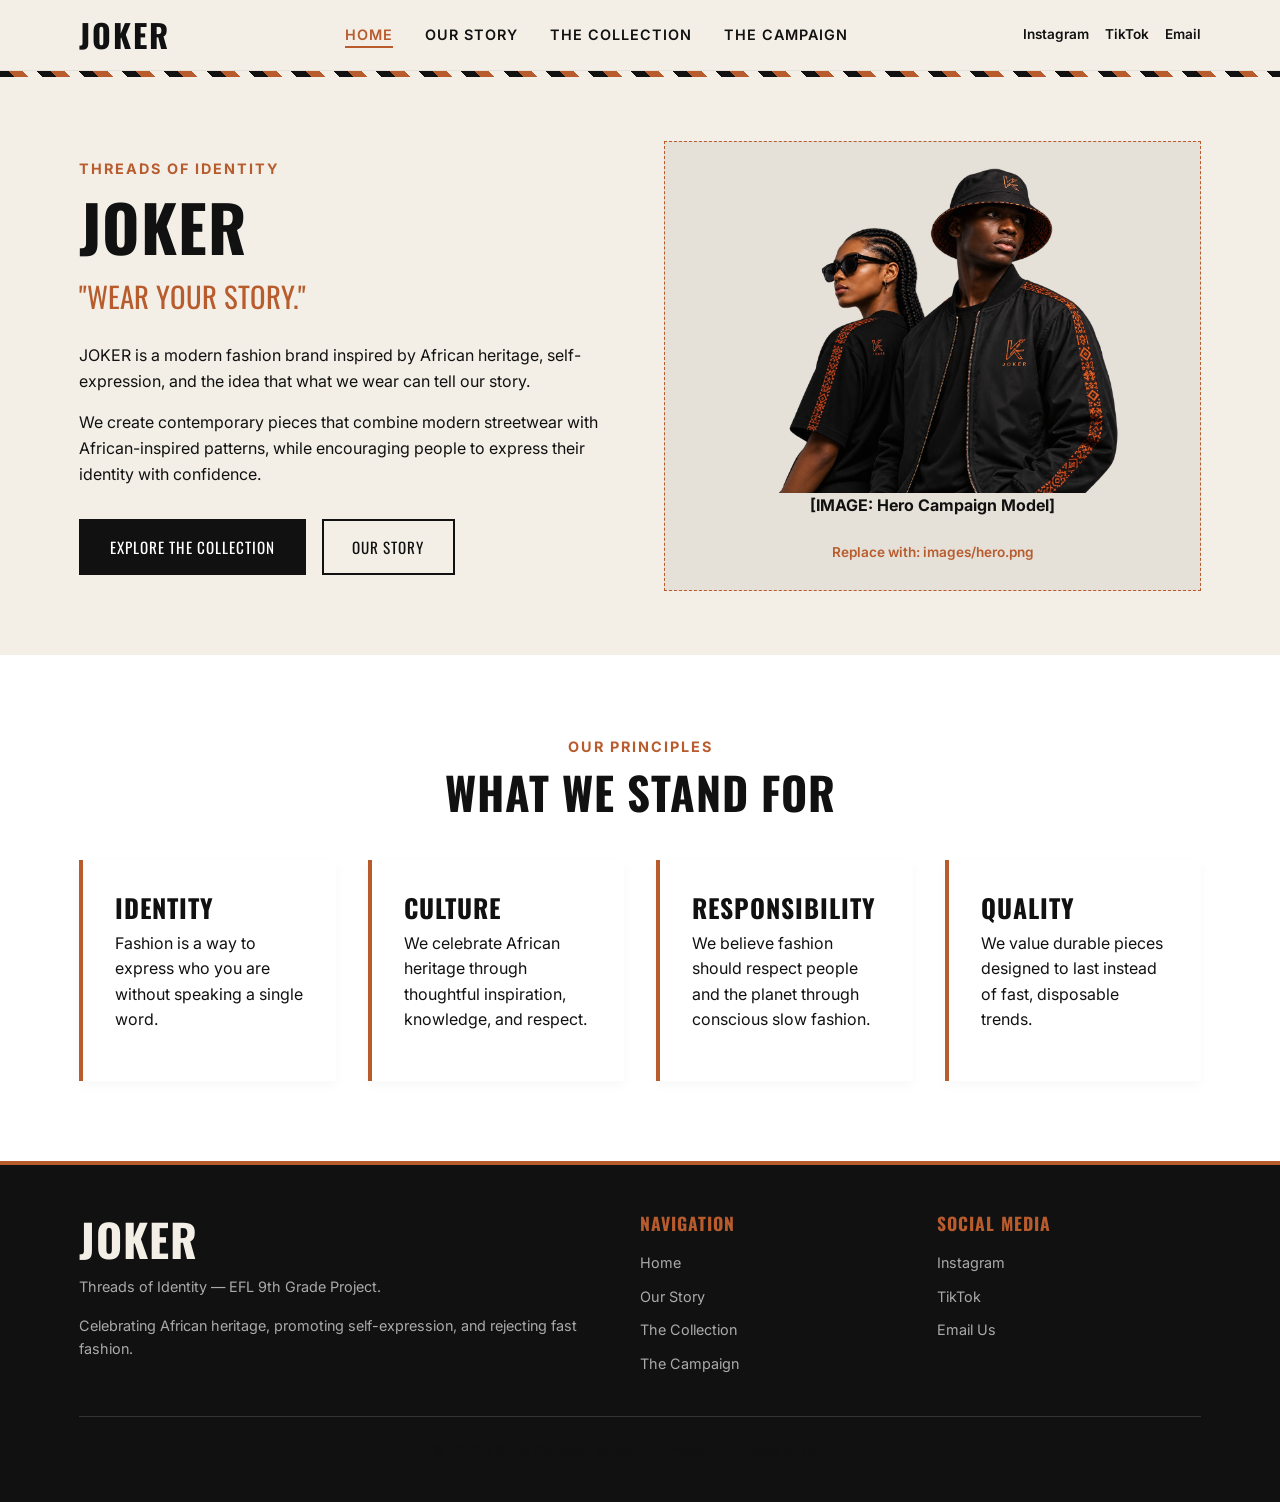
<file: index.html>
<!DOCTYPE html>
<html lang="en">
<head>
  <meta charset="UTF-8">
  <meta name="viewport" content="width=device-width, initial-scale=1.0">
  <title>JOKER | Wear Your Story</title>
  <link rel="preconnect" href="https://fonts.googleapis.com">
  <link rel="preconnect" href="https://fonts.gstatic.com" crossorigin>
  <link href="https://fonts.googleapis.com/css2?family=Inter:wght@400;600;700&family=Oswald:wght@500;700&display=swap" rel="stylesheet">
  <link rel="stylesheet" href="style.css">
</head>
<body>

  <header class="header">
    <div class="container nav-container">
      <a href="index.html" class="logo-link">JOKER</a>
      
      <button class="hamburger" aria-label="Toggle navigation menu" aria-expanded="false">&#9776;</button>
      
      <ul class="nav-menu">
        <li><a href="index.html" class="nav-link active">Home</a></li>
        <li><a href="story.html" class="nav-link">Our Story</a></li>
        <li><a href="collection.html" class="nav-link">The Collection</a></li>
        <li><a href="campaign.html" class="nav-link">The Campaign</a></li>
      </ul>

      <div class="nav-socials">
        <a href="https://instagram.com" target="_blank" rel="noopener">Instagram</a>
        <a href="https://tiktok.com" target="_blank" rel="noopener">TikTok</a>
        <a href="mailto:info@jokerfashion.com">Email</a>
      </div>
    </div>
  </header>

  <div class="pattern-accent"></div>

  <main>
    <section class="hero">
      <div class="container hero-grid">
        <div class="hero-content">
          <span class="subtitle">Threads of Identity</span>
          <h1 class="main-title">JOKER</h1>
          <p class="slogan">"WEAR YOUR STORY."</p>
          <p>JOKER is a modern fashion brand inspired by African heritage, self-expression, and the idea that what we wear can tell our story.</p>
          <p>We create contemporary pieces that combine modern streetwear with African-inspired patterns, while encouraging people to express their identity with confidence.</p>
          <div class="btn-group" style="margin-top: 2rem;">
            <a href="collection.html" class="btn btn-primary">Explore The Collection</a>
            <a href="story.html" class="btn btn-secondary">Our Story</a>
          </div>
        </div>
        <div class="hero-image-container">
          <div class="image-placeholder" style="height: 100%;">
            <img src="images/hero.png" alt="JOKER Fashion Campaign Model" onerror="this.style.display='none'">
            <p><strong>[IMAGE: Hero Campaign Model]</strong></p>
            <span>Replace with: images/hero.png</span>
          </div>
        </div>
      </div>
    </section>

    <section class="section-padding" style="background-color: var(--color-white);">
      <div class="container">
        <div style="text-align: center; max-width: 600px; margin: 0 auto;">
          <span class="subtitle">Our Principles</span>
          <h2>WHAT WE STAND FOR</h2>
        </div>

        <div class="values-grid">
          <div class="value-card">
            <h3>IDENTITY</h3>
            <p>Fashion is a way to express who you are without speaking a single word.</p>
          </div>
          <div class="value-card">
            <h3>CULTURE</h3>
            <p>We celebrate African heritage through thoughtful inspiration, knowledge, and respect.</p>
          </div>
          <div class="value-card">
            <h3>RESPONSIBILITY</h3>
            <p>We believe fashion should respect people and the planet through conscious slow fashion.</p>
          </div>
          <div class="value-card">
            <h3>QUALITY</h3>
            <p>We value durable pieces designed to last instead of fast, disposable trends.</p>
          </div>
        </div>
      </div>
    </section>
  </main>

  <footer class="footer pattern-border-top">
    <div class="container">
      <div class="footer-grid">
        <div class="footer-brand">
          <h2>JOKER</h2>
          <p>Threads of Identity — EFL 9th Grade Project.</p>
          <p>Celebrating African heritage, promoting self-expression, and rejecting fast fashion.</p>
        </div>
        <div class="footer-links">
          <h4>Navigation</h4>
          <ul>
            <li><a href="index.html">Home</a></li>
            <li><a href="story.html">Our Story</a></li>
            <li><a href="collection.html">The Collection</a></li>
            <li><a href="campaign.html">The Campaign</a></li>
          </ul>
        </div>
        <div class="footer-links">
          <h4>Social Media</h4>
          <ul>
            <li><a href="#">Instagram</a></li>
            <li><a href="#">TikTok</a></li>
            <li><a href="#">Email Us</a></li>
          </ul>
        </div>
      </div>
      <div class="footer-bottom">
        <p>&copy; JOKER Brand Concept. School EFL Project — Threads of Identity.</p>
      </div>
    </div>
  </footer>

  <script src="script.js"></script>
</body>
</html>
</file>
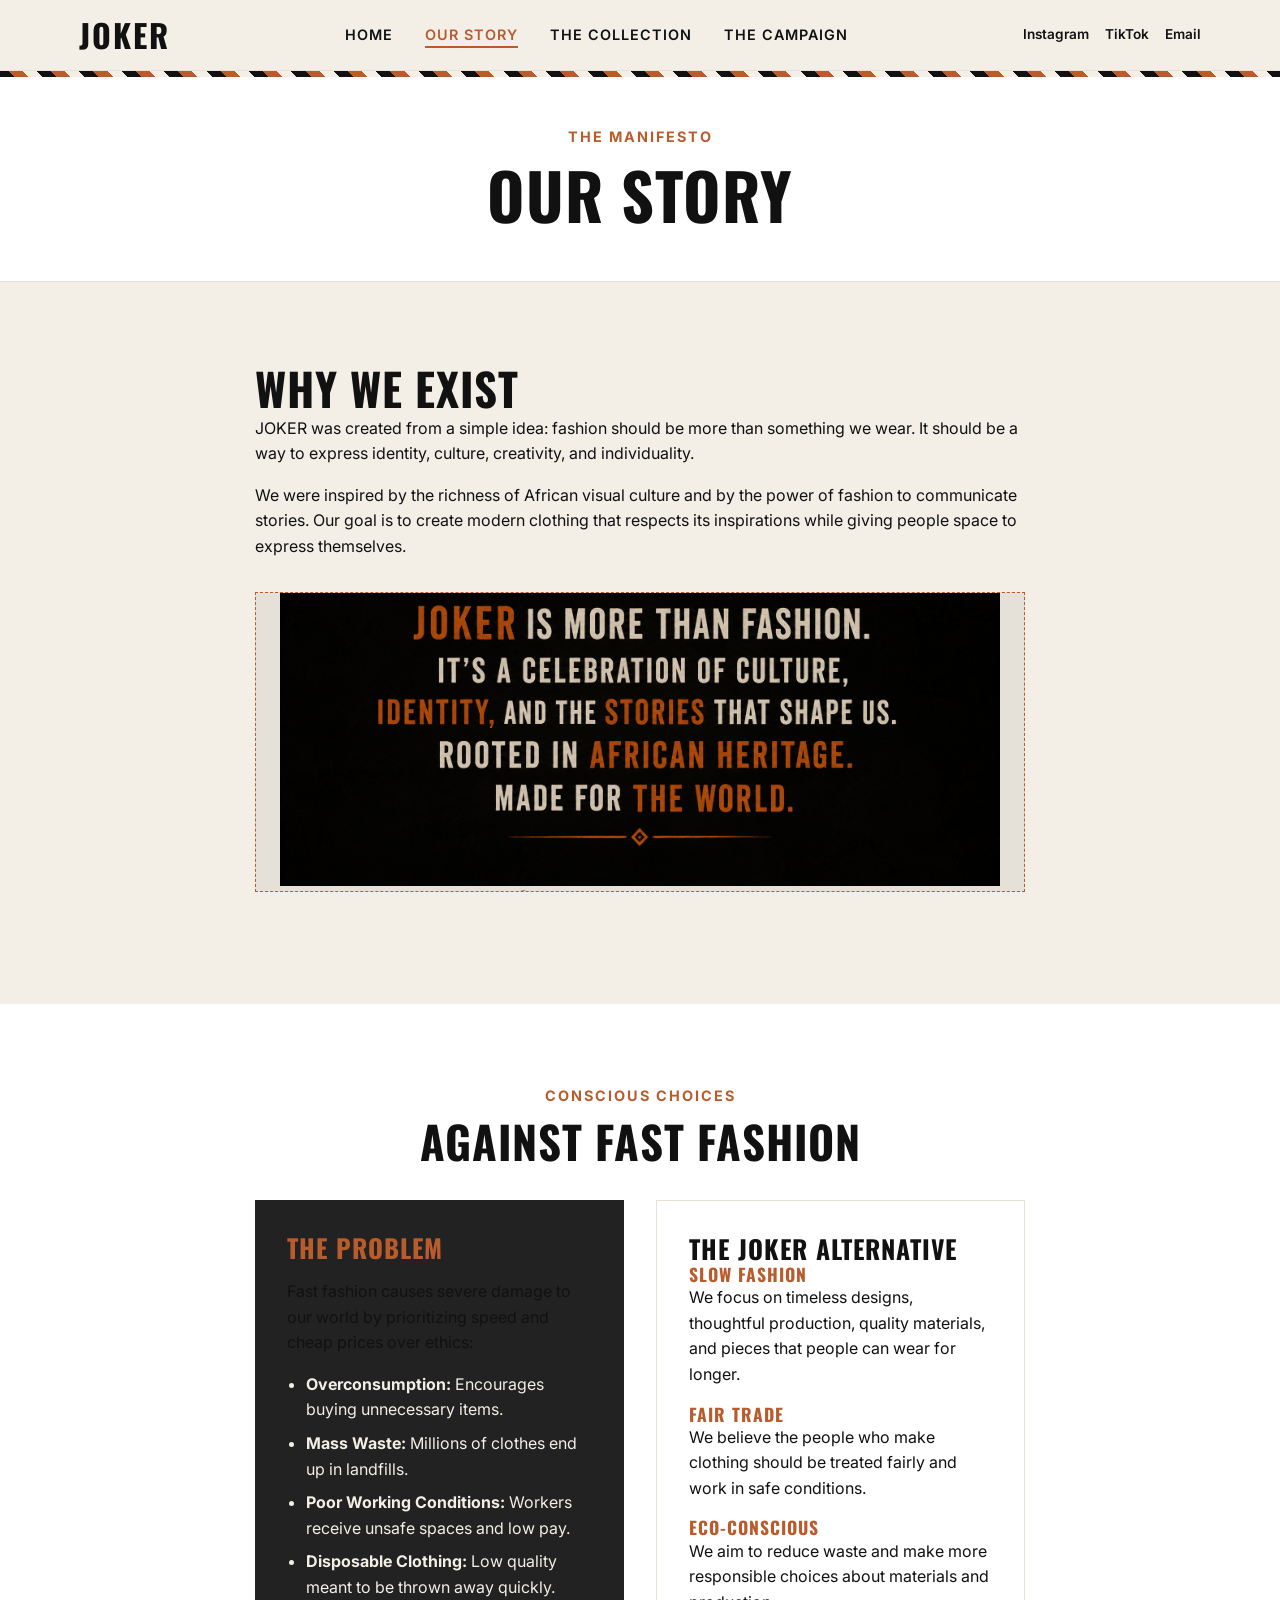
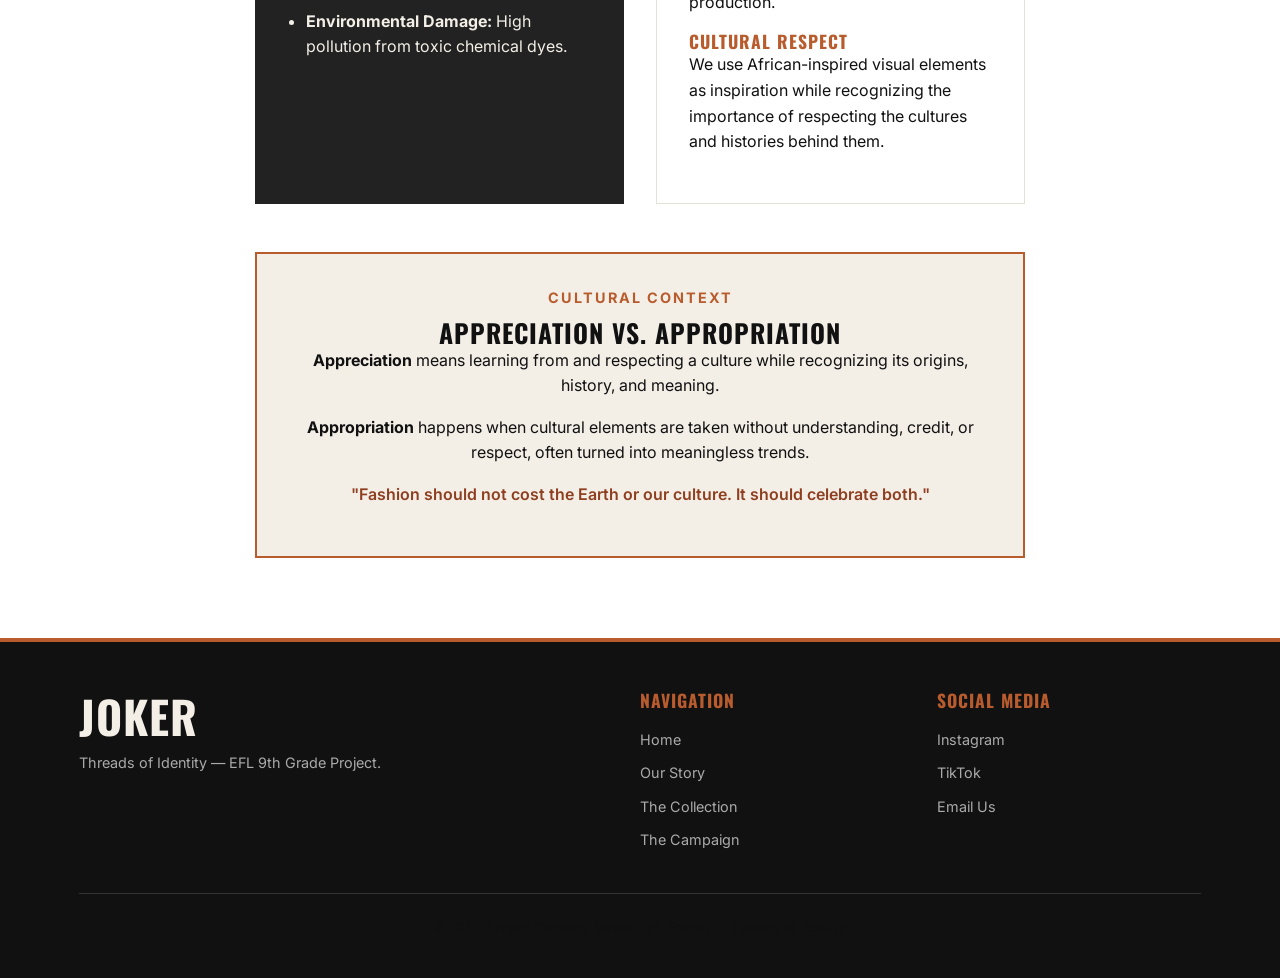
<file: story.html>
<!DOCTYPE html>
<html lang="en">
<head>
  <meta charset="UTF-8">
  <meta name="viewport" content="width=device-width, initial-scale=1.0">
  <title>Our Story | JOKER</title>
  <link rel="preconnect" href="https://fonts.googleapis.com">
  <link rel="preconnect" href="https://fonts.gstatic.com" crossorigin>
  <link href="https://fonts.googleapis.com/css2?family=Inter:wght@400;600;700&family=Oswald:wght@500;700&display=swap" rel="stylesheet">
  <link rel="stylesheet" href="style.css">
</head>
<body>

  <header class="header">
    <div class="container nav-container">
      <a href="index.html" class="logo-link">JOKER</a>
      <button class="hamburger" aria-label="Toggle navigation menu" aria-expanded="false">&#9776;</button>
      <ul class="nav-menu">
        <li><a href="index.html" class="nav-link">Home</a></li>
        <li><a href="story.html" class="nav-link active">Our Story</a></li>
        <li><a href="collection.html" class="nav-link">The Collection</a></li>
        <li><a href="campaign.html" class="nav-link">The Campaign</a></li>
      </ul>
      <div class="nav-socials">
        <a href="https://instagram.com" target="_blank" rel="noopener">Instagram</a>
        <a href="https://tiktok.com" target="_blank" rel="noopener">TikTok</a>
        <a href="mailto:info@jokerfashion.com">Email</a>
      </div>
    </div>
  </header>

  <div class="pattern-accent"></div>

  <main>
    <section class="page-header">
      <div class="container">
        <span class="subtitle">THE MANIFESTO</span>
        <h1>OUR STORY</h1>
      </div>
    </section>

    <section class="section-padding">
      <div class="container story-section">
        <h2>WHY WE EXIST</h2>
        <p>JOKER was created from a simple idea: fashion should be more than something we wear. It should be a way to express identity, culture, creativity, and individuality.</p>
        <p>We were inspired by the richness of African visual culture and by the power of fashion to communicate stories. Our goal is to create modern clothing that respects its inspirations while giving people space to express themselves.</p>
        
        <div class="image-placeholder" style="height: 300px; margin: 2rem 0;">
          <img src="images/manifesto.png" alt="JOKER Brand Identity Story" onerror="this.style.display='none'">
          <p><strong>[IMAGE: Brand Identity Banner]</strong></p>
          <span>Replace with: images/manifesto.png</span>
        </div>
      </div>
    </section>

    <section class="section-padding" style="background-color: var(--color-white);">
      <div class="container story-section">
        <div style="text-align: center; margin-bottom: 2rem;">
          <span class="subtitle">CONSCIOUS CHOICES</span>
          <h2>AGAINST FAST FASHION</h2>
        </div>

        <div class="fast-fashion-grid">
          <div class="critique-box">
            <h3>THE PROBLEM</h3>
            <p>Fast fashion causes severe damage to our world by prioritizing speed and cheap prices over ethics:</p>
            <ul>
              <li><strong>Overconsumption:</strong> Encourages buying unnecessary items.</li>
              <li><strong>Mass Waste:</strong> Millions of clothes end up in landfills.</li>
              <li><strong>Poor Working Conditions:</strong> Workers receive unsafe spaces and low pay.</li>
              <li><strong>Disposable Clothing:</strong> Low quality meant to be thrown away quickly.</li>
              <li><strong>Environmental Damage:</strong> High pollution from toxic chemical dyes.</li>
            </ul>
          </div>

          <div class="alternative-box">
            <h3>THE JOKER ALTERNATIVE</h3>
            <div class="alt-item">
              <h4>SLOW FASHION</h4>
              <p>We focus on timeless designs, thoughtful production, quality materials, and pieces that people can wear for longer.</p>
            </div>
            <div class="alt-item">
              <h4>FAIR TRADE</h4>
              <p>We believe the people who make clothing should be treated fairly and work in safe conditions.</p>
            </div>
            <div class="alt-item">
              <h4>ECO-CONSCIOUS</h4>
              <p>We aim to reduce waste and make more responsible choices about materials and production.</p>
            </div>
            <div class="alt-item">
              <h4>CULTURAL RESPECT</h4>
              <p>We use African-inspired visual elements as inspiration while recognizing the importance of respecting the cultures and histories behind them.</p>
            </div>
          </div>
        </div>

        <div class="edu-card">
          <span class="subtitle">CULTURAL CONTEXT</span>
          <h3>APPRECIATION VS. APPROPRIATION</h3>
          <p><strong>Appreciation</strong> means learning from and respecting a culture while recognizing its origins, history, and meaning.</p>
          <p><strong>Appropriation</strong> happens when cultural elements are taken without understanding, credit, or respect, often turned into meaningless trends.</p>
          <p style="margin-top: 1rem; font-weight: 600; color: var(--color-dark-terracotta);">"Fashion should not cost the Earth or our culture. It should celebrate both."</p>
        </div>
      </div>
    </section>
  </main>

  <footer class="footer pattern-border-top">
    <div class="container">
      <div class="footer-grid">
        <div class="footer-brand">
          <h2>JOKER</h2>
          <p>Threads of Identity — EFL 9th Grade Project.</p>
        </div>
        <div class="footer-links">
          <h4>Navigation</h4>
          <ul>
            <li><a href="index.html">Home</a></li>
            <li><a href="story.html">Our Story</a></li>
            <li><a href="collection.html">The Collection</a></li>
            <li><a href="campaign.html">The Campaign</a></li>
          </ul>
        </div>
        <div class="footer-links">
          <h4>Social Media</h4>
          <ul>
            <li><a href="#">Instagram</a></li>
            <li><a href="#">TikTok</a></li>
            <li><a href="#">Email Us</a></li>
          </ul>
        </div>
      </div>
      <div class="footer-bottom">
        <p>&copy; JOKER Brand Concept. School EFL Project — Threads of Identity.</p>
      </div>
    </div>
  </footer>

  <script src="script.js"></script>
</body>
</html>
</file>
<file: style.css>
/* ==========================================================================
   JOKER - THREADS OF IDENTITY
   DESIGN SYSTEM & GLOBAL STYLES
   ========================================================================== */

/* Color Palette Variable Declarations */
:root {
  --color-black: #111111;
  --color-cream: #F3EFE7;
  --color-terracotta: #B85C2E;
  --color-dark-terracotta: #8F3F20;
  --color-white: #FFFFFF;
  --color-gray-light: #E5E0D8;
  --color-gray-text: #555555;
  
  --font-primary: 'Inter', -apple-system, BlinkMacSystemFont, "Segoe UI", Roboto, sans-serif;
  --font-heading: 'Oswald', sans-serif;
  
  --transition-fast: 0.2s ease;
  --transition-medium: 0.3s ease;
}

/* Reset & Base Styles */
* {
  box-sizing: border-box;
  margin: 0;
  padding: 0;
}

html {
  scroll-behavior: smooth;
  font-size: 16px;
}

body {
  background-color: var(--color-cream);
  color: var(--color-black);
  font-family: var(--font-primary);
  line-height: 1.6;
  overflow-x: hidden;
  display: flex;
  flex-direction: column;
  min-height: 100vh;
}

img {
  max-width: 100%;
  height: auto;
  display: block;
}

a {
  color: inherit;
  text-decoration: none;
  transition: color var(--transition-fast);
}

/* Typography Hierarchy */
h1, h2, h3, h4 {
  font-family: var(--font-heading);
  text-transform: uppercase;
  letter-spacing: 1px;
  line-height: 1.2;
}

h1 { font-size: clamp(2.5rem, 5vw, 4.5rem); }
h2 { font-size: clamp(1.8rem, 3.5vw, 2.8rem); }
h3 { font-size: clamp(1.3rem, 2vw, 1.8rem); }
h4 { font-size: 1.1rem; }

p {
  margin-bottom: 1rem;
  color: var(--color-black);
}

.subtitle {
  color: var(--color-terracotta);
  font-weight: 700;
  font-size: 0.9rem;
  letter-spacing: 2px;
  text-transform: uppercase;
  margin-bottom: 0.5rem;
  display: block;
}

/* Container & Layout */
.container {
  width: 90%;
  max-width: 1200px;
  margin: 0 auto;
  padding: 0 15px;
}

.section-padding {
  padding: 5rem 0;
}

/* African Geometric Pattern Accent Line */
.pattern-accent {
  height: 6px;
  width: 100%;
  background-color: var(--color-terracotta);
  background-image: repeating-linear-gradient(
    45deg,
    var(--color-black),
    var(--color-black) 10px,
    var(--color-terracotta) 10px,
    var(--color-terracotta) 20px,
    var(--color-cream) 20px,
    var(--color-cream) 30px
  );
}

.pattern-border-top {
  border-top: 4px solid var(--color-terracotta);
}

/* Buttons */
.btn {
  display: inline-block;
  padding: 0.85rem 1.8rem;
  font-family: var(--font-heading);
  text-transform: uppercase;
  letter-spacing: 1px;
  font-size: 0.95rem;
  border: 2px solid transparent;
  cursor: pointer;
  transition: all var(--transition-fast);
  text-align: center;
}

.btn-primary {
  background-color: var(--color-black);
  color: var(--color-white);
}

.btn-primary:hover {
  background-color: var(--color-terracotta);
  color: var(--color-white);
}

.btn-secondary {
  background-color: transparent;
  border-color: var(--color-black);
  color: var(--color-black);
}

.btn-secondary:hover {
  background-color: var(--color-black);
  color: var(--color-white);
}

.btn-group {
  display: flex;
  gap: 1rem;
  flex-wrap: wrap;
}

/* Base Image Placeholders */
.image-placeholder {
  background-color: var(--color-gray-light);
  border: 1px dashed var(--color-terracotta);
  display: flex;
  flex-direction: column;
  align-items: center;
  justify-content: center;
  text-align: center;
  padding: 1.5rem;
  color: var(--color-gray-text);
  position: relative;
  overflow: hidden;
}

.image-placeholder span {
  font-size: 0.85rem;
  margin-top: 0.5rem;
  color: var(--color-terracotta);
  font-weight: 600;
}

/* ==========================================================================
   NAVIGATION
   ========================================================================== */
.header {
  background-color: var(--color-cream);
  position: sticky;
  top: 0;
  z-index: 1000;
  border-bottom: 1px solid var(--color-gray-light);
}

.nav-container {
  display: flex;
  justify-content: space-between;
  align-items: center;
  height: 70px;
}

.logo-link {
  font-family: var(--font-heading);
  font-size: 2rem;
  font-weight: 700;
  letter-spacing: 2px;
  color: var(--color-black);
}

.nav-menu {
  display: flex;
  list-style: none;
  gap: 2rem;
}

.nav-link {
  font-weight: 600;
  font-size: 0.9rem;
  letter-spacing: 1px;
  text-transform: uppercase;
  position: relative;
  padding: 5px 0;
}

.nav-link:hover,
.nav-link.active {
  color: var(--color-terracotta);
}

.nav-link.active::after {
  content: '';
  position: absolute;
  bottom: 0;
  left: 0;
  width: 100%;
  height: 2px;
  background-color: var(--color-terracotta);
}

.nav-socials {
  display: flex;
  gap: 1rem;
  font-size: 0.85rem;
  font-weight: 600;
}

.nav-socials a:hover {
  color: var(--color-terracotta);
}

.hamburger {
  display: none;
  cursor: pointer;
  background: none;
  border: none;
  font-size: 1.5rem;
  color: var(--color-black);
}

/* ==========================================================================
   PAGE: HOME
   ========================================================================== */
.hero {
  padding: 4rem 0;
  background-color: var(--color-cream);
}

.hero-grid {
  display: grid;
  grid-template-columns: 1fr 1fr;
  gap: 3rem;
  align-items: center;
}

.hero-content .main-title {
  margin-bottom: 0.5rem;
}

.hero-content .slogan {
  font-family: var(--font-heading);
  font-size: 1.8rem;
  color: var(--color-terracotta);
  margin-bottom: 1.5rem;
}

.hero-image-container {
  height: 450px;
  width: 100%;
}

.values-grid {
  display: grid;
  grid-template-columns: repeat(auto-fit, minmax(220px, 1fr));
  gap: 2rem;
  margin-top: 2.5rem;
}

.value-card {
  background-color: var(--color-white);
  padding: 2rem;
  border-left: 4px solid var(--color-terracotta);
  box-shadow: 0 4px 12px rgba(0,0,0,0.03);
}

.value-card h3 {
  margin-bottom: 0.5rem;
  color: var(--color-black);
}

/* ==========================================================================
   PAGE: OUR STORY
   ========================================================================== */
.page-header {
  text-align: center;
  padding: 3rem 0;
  background-color: var(--color-white);
  border-bottom: 1px solid var(--color-gray-light);
}

.story-section {
  max-width: 800px;
  margin: 0 auto;
}

.fast-fashion-grid {
  display: grid;
  grid-template-columns: 1fr 1fr;
  gap: 2rem;
  margin-top: 2rem;
}

.critique-box {
  background-color: #222222;
  color: var(--color-cream);
  padding: 2rem;
}

.critique-box h3 {
  color: var(--color-terracotta);
  margin-bottom: 1rem;
}

.critique-box li {
  margin-left: 1.2rem;
  margin-bottom: 0.5rem;
}

.alternative-box {
  background-color: var(--color-white);
  padding: 2rem;
  border: 1px solid var(--color-gray-light);
}

.alt-item {
  margin-bottom: 1rem;
}

.alt-item h4 {
  color: var(--color-terracotta);
}

.edu-card {
  background-color: var(--color-cream);
  border: 2px solid var(--color-terracotta);
  padding: 2rem;
  margin-top: 3rem;
  text-align: center;
}

/* ==========================================================================
   PAGE: THE COLLECTION
   ========================================================================== */
.collection-grid {
  display: grid;
  grid-template-columns: repeat(auto-fill, minmax(280px, 1fr));
  gap: 2rem;
  margin-top: 3rem;
}

.product-card {
  background-color: var(--color-white);
  border: 1px solid var(--color-gray-light);
  transition: transform var(--transition-fast), box-shadow var(--transition-fast);
  display: flex;
  flex-direction: column;
}

.product-card:hover {
  transform: translateY(-5px);
  box-shadow: 0 8px 20px rgba(0,0,0,0.08);
}

.product-image {
  height: 320px;
  width: 100%;
}

.product-info {
  padding: 1.5rem;
  display: flex;
  flex-direction: column;
  flex-grow: 1;
}

.product-title {
  font-size: 1.3rem;
  margin-bottom: 0.5rem;
}

.product-desc {
  font-size: 0.9rem;
  color: var(--color-gray-text);
  margin-bottom: 1rem;
  flex-grow: 1;
}

.product-meta {
  font-size: 0.8rem;
  border-top: 1px solid var(--color-gray-light);
  padding-top: 0.8rem;
}

.product-meta span {
  display: block;
  margin-bottom: 0.2rem;
}

/* Fabrics Section */
.fabrics-grid {
  display: grid;
  grid-template-columns: repeat(auto-fit, minmax(250px, 1fr));
  gap: 2rem;
  margin-top: 2rem;
}

.fabric-card {
  background-color: var(--color-white);
  padding: 1.5rem;
  border-top: 3px solid var(--color-terracotta);
}

/* Original vs AI Section */
.design-process-grid {
  display: grid;
  grid-template-columns: repeat(auto-fit, minmax(280px, 1fr));
  gap: 2rem;
  margin-top: 2rem;
}

.process-card {
  background-color: var(--color-white);
  padding: 1rem;
  text-align: center;
}

.process-image {
  height: 250px;
  margin-bottom: 1rem;
}

/* ==========================================================================
   PAGE: THE CAMPAIGN
   ========================================================================== */
.campaign-target-grid {
  display: grid;
  grid-template-columns: 1fr 1fr;
  gap: 2rem;
  margin-top: 2rem;
}

.target-card, .goal-card {
  background-color: var(--color-white);
  padding: 2rem;
  border: 1px solid var(--color-gray-light);
}

.target-list {
  list-style-type: square;
  margin-left: 1.2rem;
  margin-top: 1rem;
}

.ambassadors-grid {
  display: grid;
  grid-template-columns: repeat(auto-fit, minmax(300px, 1fr));
  gap: 2rem;
  margin-top: 2rem;
}

.ambassador-card {
  background-color: var(--color-white);
  display: flex;
  flex-direction: column;
  border: 1px solid var(--color-gray-light);
}

.ambassador-image {
  height: 300px;
}

.ambassador-info {
  padding: 1.5rem;
}

.ambassador-badge {
  display: inline-block;
  background-color: var(--color-black);
  color: var(--color-white);
  font-size: 0.7rem;
  padding: 0.2rem 0.6rem;
  text-transform: uppercase;
  margin-bottom: 0.5rem;
}

.social-grid {
  display: grid;
  grid-template-columns: repeat(auto-fit, minmax(280px, 1fr));
  gap: 2rem;
  margin-top: 2rem;
}

.instagram-card {
  background: var(--color-white);
  border: 1px solid var(--color-gray-light);
  border-radius: 4px;
  overflow: hidden;
}

.insta-header {
  padding: 0.8rem 1rem;
  display: flex;
  align-items: center;
  gap: 0.5rem;
  font-weight: bold;
  font-size: 0.85rem;
  border-bottom: 1px solid #f0f0f0;
}

.insta-avatar {
  width: 30px;
  height: 30px;
  border-radius: 50%;
  background-color: var(--color-terracotta);
}

.insta-image {
  height: 280px;
}

.insta-caption {
  padding: 1rem;
  font-size: 0.9rem;
}

.promo-grid {
  display: grid;
  grid-template-columns: 1fr 1fr;
  gap: 2rem;
  margin-top: 2rem;
}

.promo-box {
  background-color: var(--color-white);
  padding: 1.5rem;
  border: 1px solid var(--color-gray-light);
}

.poster-preview {
  background-color: var(--color-black);
  color: var(--color-cream);
  padding: 3rem 1.5rem;
  text-align: center;
  border: 2px solid var(--color-terracotta);
  margin-top: 1rem;
}

.poster-preview h2 {
  color: var(--color-white);
  margin-bottom: 1rem;
}

.final-statement {
  background-color: var(--color-black);
  color: var(--color-cream);
  text-align: center;
  padding: 4rem 1rem;
}

.final-statement h2 {
  color: var(--color-terracotta);
  font-size: clamp(2rem, 4vw, 3.5rem);
  margin-bottom: 1rem;
}

/* ==========================================================================
   FOOTER
   ========================================================================== */
.footer {
  background-color: var(--color-black);
  color: var(--color-cream);
  padding: 3rem 0 1.5rem 0;
  margin-top: auto;
}

.footer-grid {
  display: grid;
  grid-template-columns: 2fr 1fr 1fr;
  gap: 2rem;
  margin-bottom: 2rem;
}

.footer-brand p {
  color: #aaaaaa;
  font-size: 0.9rem;
  margin-top: 0.5rem;
}

.footer-links h4 {
  color: var(--color-terracotta);
  margin-bottom: 1rem;
}

.footer-links ul {
  list-style: none;
}

.footer-links li {
  margin-bottom: 0.5rem;
}

.footer-links a {
  color: #aaaaaa;
  font-size: 0.9rem;
}

.footer-links a:hover {
  color: var(--color-white);
}

.footer-bottom {
  text-align: center;
  padding-top: 1.5rem;
  border-top: 1px solid #333333;
  font-size: 0.8rem;
  color: #888888;
}

/* ==========================================================================
   RESPONSIVE MEDIA QUERIES
   ========================================================================== */
@media (max-width: 850px) {
  .hero-grid, 
  .fast-fashion-grid, 
  .campaign-target-grid, 
  .promo-grid,
  .footer-grid {
    grid-template-columns: 1fr;
  }

  .nav-menu {
    position: fixed;
    left: -100%;
    top: 70px;
    flex-direction: column;
    background-color: var(--color-cream);
    width: 100%;
    text-align: center;
    transition: 0.3s;
    box-shadow: 0 10px 10px rgba(0,0,0,0.1);
    padding: 2rem 0;
    gap: 1.5rem;
  }

  .nav-menu.active {
    left: 0;
  }

  .nav-socials {
    display: none;
  }

  .hamburger {
    display: block;
  }
}
</file>
